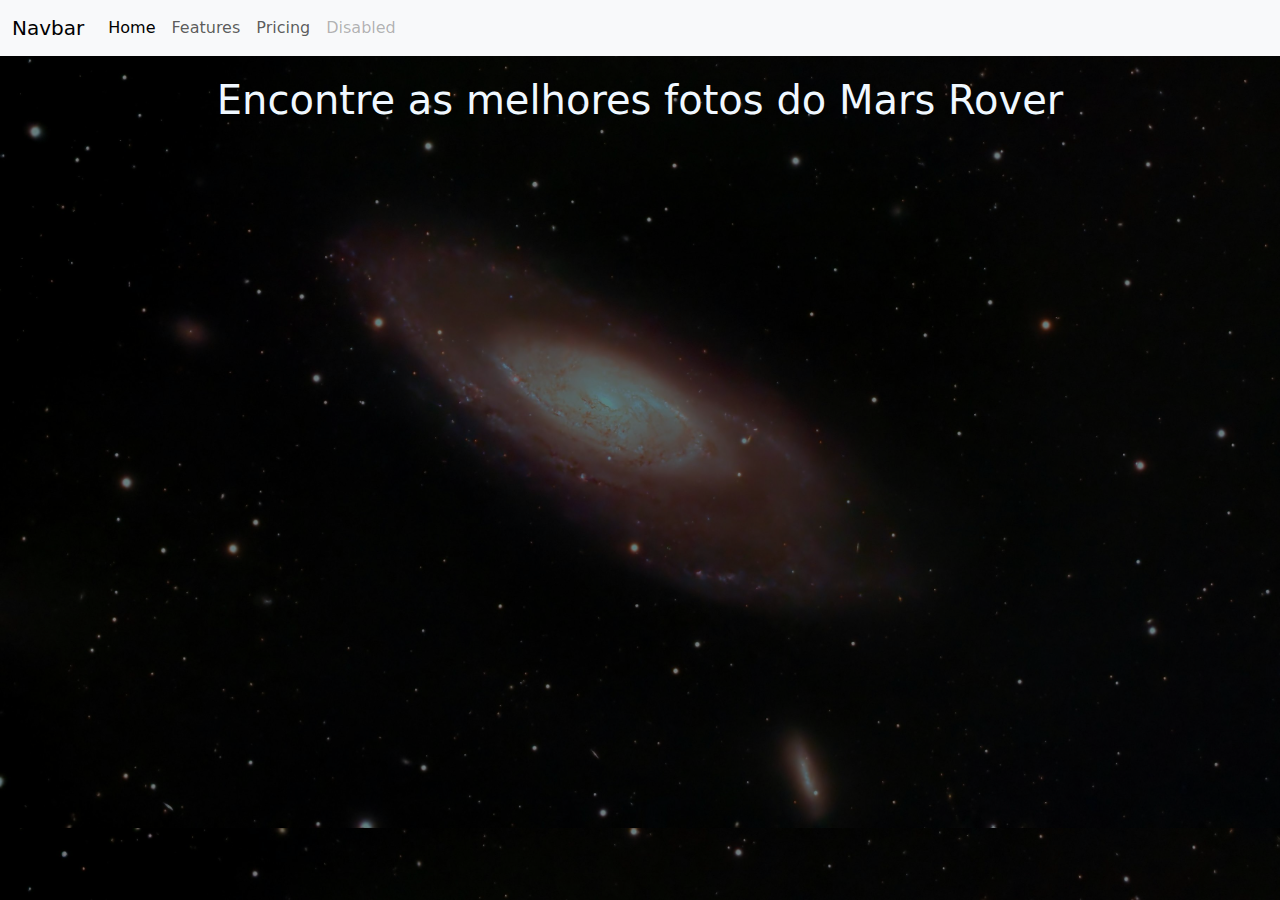
<file: index.html>
<!DOCTYPE html>
<html lang="pt-br">
	<head>
		<meta charset="UTF-8" />
		<meta name="viewport" content="width=device-width, initial-scale=1.0" />
		<title>Nasa Photos</title>
		<link href="https://cdn.jsdelivr.net/npm/bootstrap@5.3.3/dist/css/bootstrap.min.css" rel="stylesheet" />
		<link rel="stylesheet" href="style.css" />
	</head>
	<body>
		<nav class="navbar navbar-expand-lg bg-body-tertiary">
			<div class="container-fluid">
				<a class="navbar-brand" href="#">Navbar</a>
				<button
					class="navbar-toggler"
					type="button"
					data-bs-toggle="collapse"
					data-bs-target="#navbarNav"
					aria-controls="navbarNav"
					aria-expanded="false"
					aria-label="Toggle navigation"
				>
					<span class="navbar-toggler-icon"></span>
				</button>
				<div class="collapse navbar-collapse" id="navbarNav">
					<ul class="navbar-nav">
						<li class="nav-item">
							<a class="nav-link active" aria-current="page" href="#">Home</a>
						</li>
						<li class="nav-item">
							<a class="nav-link" href="#">Features</a>
						</li>
						<li class="nav-item">
							<a class="nav-link" href="#">Pricing</a>
						</li>
						<li class="nav-item">
							<a class="nav-link disabled" aria-disabled="true">Disabled</a>
						</li>
					</ul>
				</div>
			</div>
		</nav>
		<h1>Encontre as melhores fotos do Mars Rover</h1>

		<!-- <div id="carouselExample" class="carousel slide">
			<div class="carousel-inner">
				<div class="carousel-item active">
					<img src="img/img-carrossel-1.jpg" class="d-block w-100" alt="" />
				</div>
				<div class="carousel-item">
					<img src="img/img-carrossel-2.jpg" class="d-block w-100" alt="" />
				</div>
				<div class="carousel-item">
					<img src="img/img-carrossel-3.jpeg" class="d-block w-100" alt="" />
				</div>
			</div>
			<button class="carousel-control-prev" type="button" data-bs-target="#carouselExample" data-bs-slide="prev">
				<span class="carousel-control-prev-icon" aria-hidden="true"></span>
				<span class="visually-hidden">Previous</span>
			</button>
			<button class="carousel-control-next" type="button" data-bs-target="#carouselExample" data-bs-slide="next">
				<span class="carousel-control-next-icon" aria-hidden="true"></span>
				<span class="visually-hidden">Next</span>
			</button>
		</div>
		<script src="https://cdn.jsdelivr.net/npm/bootstrap@5.3.3/dist/js/bootstrap.bundle.min.js"></script>
		<script src="script.js"></script> -->
	</body>
</html>
</file>
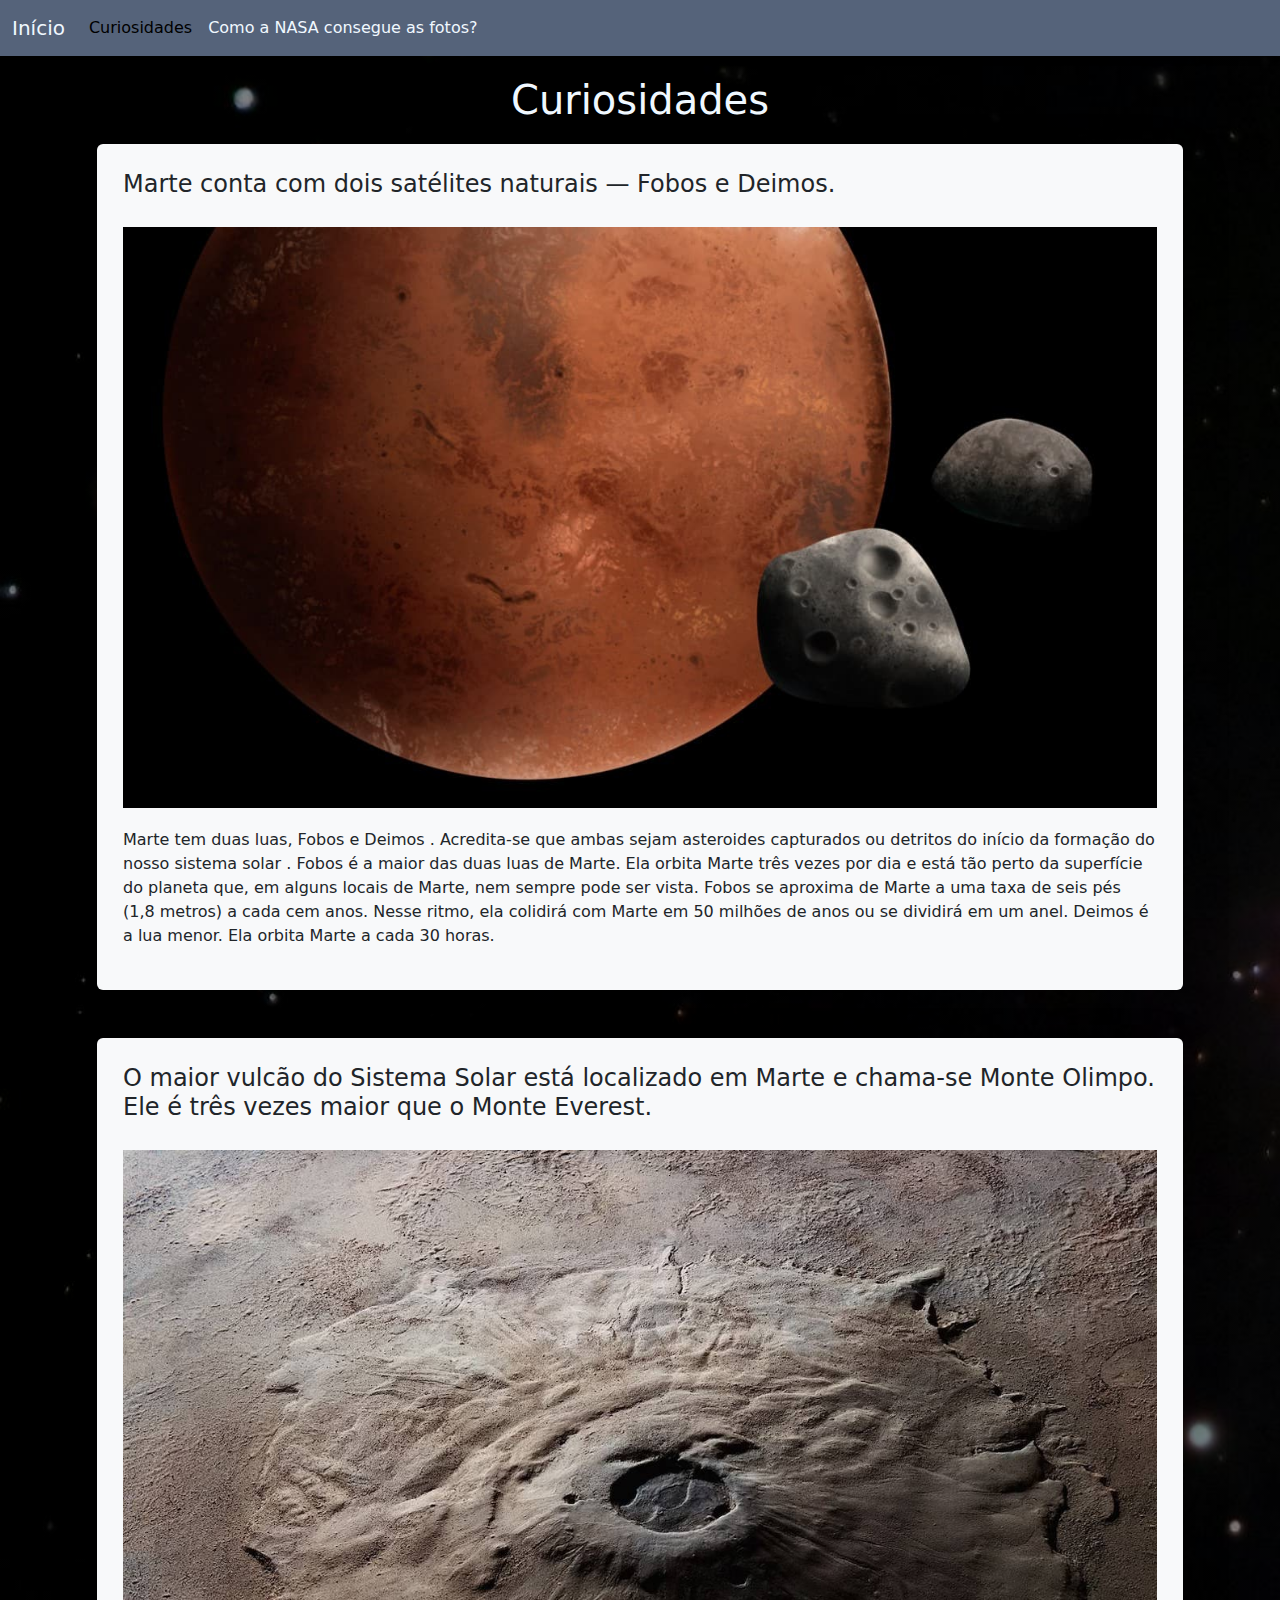
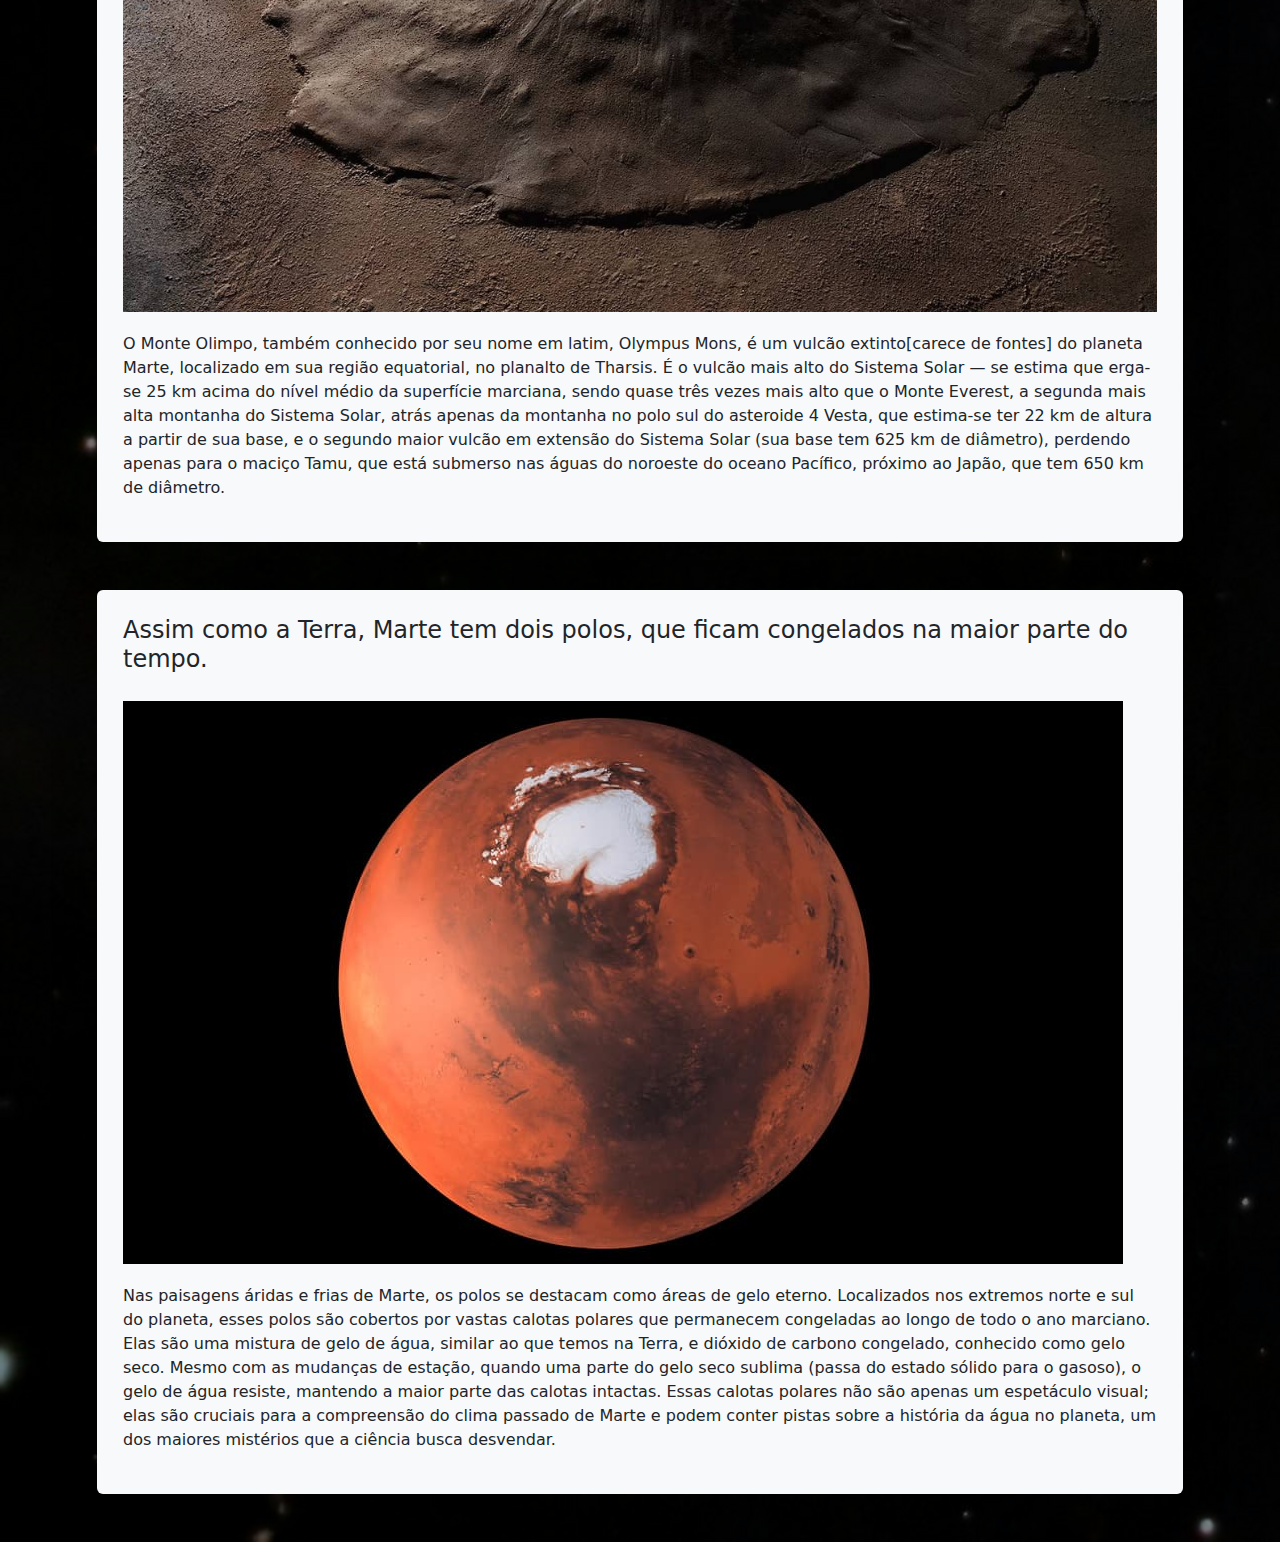
<file: curiosidades.html>
<!DOCTYPE html>
<html lang="pt-br">
	<head>
		<meta charset="UTF-8" />
		<meta name="viewport" content="width=device-width, initial-scale=1.0" />
		<title>Curiosidades sobre Marte</title>
		<link href="https://cdn.jsdelivr.net/npm/bootstrap@5.3.3/dist/css/bootstrap.min.css" rel="stylesheet" />
		<link rel="stylesheet" href="css/curiosidades.css" />
		<link rel="icon" type="image/x-icon" href="img/nasa-icon.png" />
	</head>
	<body>
		<nav class="navbar navbar-expand-lg bg-body-tertiary">
			<div class="container-fluid">
				<a class="navbar-brand" href="index.html">Início</a>
				<button
					class="navbar-toggler"
					type="button"
					data-bs-toggle="collapse"
					data-bs-target="#navbarNav"
					aria-controls="navbarNav"
					aria-expanded="false"
					aria-label="Toggle navigation"
				>
					<span class="navbar-toggler-icon"></span>
				</button>
				<div class="collapse navbar-collapse" id="navbarNav">
					<ul class="navbar-nav">
						<li class="nav-item">
							<a class="nav-link active" aria-current="page" href="curiosidades.html" target="_blank"
								>Curiosidades
							</a>
						</li>
						<li class="nav-item">
							<a class="nav-link" href="explicacoes.html" target="_blank"
								>Como a NASA consegue as fotos?</a
							>
						</li>
					</ul>
				</div>
			</div>
		</nav>
		<h1>Curiosidades</h1>
		<div class="container">
			<div class="shadow-lg p-3 mb-5 bg-body-tertiary rounded">
				<div class="titulo-img-texto">
					<h4 class="titulo-h2">Marte conta com dois satélites naturais — Fobos e Deimos.</h4>
					<img src="img/marte-com-fobos-e-deimos.jpg" />
					<p>
						Marte tem duas luas, Fobos e Deimos . Acredita-se que ambas sejam asteroides capturados ou
						detritos do início da formação do nosso sistema solar . Fobos é a maior das duas luas de Marte.
						Ela orbita Marte três vezes por dia e está tão perto da superfície do planeta que, em alguns
						locais de Marte, nem sempre pode ser vista. Fobos se aproxima de Marte a uma taxa de seis pés
						(1,8 metros) a cada cem anos. Nesse ritmo, ela colidirá com Marte em 50 milhões de anos ou se
						dividirá em um anel. Deimos é a lua menor. Ela orbita Marte a cada 30 horas.
					</p>
				</div>
			</div>
			<div class="shadow-lg p-3 mb-5 bg-body-tertiary rounded">
				<div class="titulo-img-texto">
					<h4 class="titulo-h2">
						O maior vulcão do Sistema Solar está localizado em Marte e chama-se Monte Olimpo. Ele é três
						vezes maior que o Monte Everest.
					</h4>
					<img src="img/monte-olimpo.jpg" />
					<p>
						O Monte Olimpo, também conhecido por seu nome em latim, Olympus Mons, é um vulcão extinto[carece
						de fontes] do planeta Marte, localizado em sua região equatorial, no planalto de Tharsis. É o
						vulcão mais alto do Sistema Solar — se estima que erga-se 25 km acima do nível médio da
						superfície marciana, sendo quase três vezes mais alto que o Monte Everest, a segunda mais alta
						montanha do Sistema Solar, atrás apenas da montanha no polo sul do asteroide 4 Vesta, que
						estima-se ter 22 km de altura a partir de sua base, e o segundo maior vulcão em extensão do
						Sistema Solar (sua base tem 625 km de diâmetro), perdendo apenas para o maciço Tamu, que está
						submerso nas águas do noroeste do oceano Pacífico, próximo ao Japão, que tem 650 km de diâmetro.
					</p>
				</div>
			</div>
			<div class="shadow-lg p-3 mb-5 bg-body-tertiary rounded">
				<div class="titulo-img-texto">
					<h4 class="titulo-h2">
						Assim como a Terra, Marte tem dois polos, que ficam congelados na maior parte do tempo.
					</h4>
					<img src="img/agua-em-marte.jpg" />
					<p>
						Nas paisagens áridas e frias de Marte, os polos se destacam como áreas de gelo eterno.
						Localizados nos extremos norte e sul do planeta, esses polos são cobertos por vastas calotas
						polares que permanecem congeladas ao longo de todo o ano marciano. Elas são uma mistura de gelo
						de água, similar ao que temos na Terra, e dióxido de carbono congelado, conhecido como gelo
						seco. Mesmo com as mudanças de estação, quando uma parte do gelo seco sublima (passa do estado
						sólido para o gasoso), o gelo de água resiste, mantendo a maior parte das calotas intactas.
						Essas calotas polares não são apenas um espetáculo visual; elas são cruciais para a compreensão
						do clima passado de Marte e podem conter pistas sobre a história da água no planeta, um dos
						maiores mistérios que a ciência busca desvendar.
					</p>
				</div>
			</div>
		</div>

		<script src="https://cdn.jsdelivr.net/npm/bootstrap@5.3.3/dist/js/bootstrap.bundle.min.js"></script>
		<script src="script.js"></script>
	</body>
</html>
</file>
<file: style.css>
* {
	margin: 0;
	padding: 0;
}
body {
	background-image: url(img/background1.jpg);
	background: linear-gradient(rgba(0, 0, 0, 0.5), rgba(0, 0, 0, 0.5) 100%), url("img/background1.jpg");
	background-size: cover;
}
h1 {
	color: aliceblue;
	margin: 20px;
	text-align: center;
}
</file>
<file: css/curiosidades.css>
* {
	margin: 0;
	padding: 0;
}
body {
	background-image: url(/img/background1.jpg);
	background: linear-gradient(rgba(0, 0, 0, 0.5), rgba(0, 0, 0, 0.5) 100%), url(/img/background1.jpg);
	background-size: cover;
}
h1 {
	color: aliceblue;
	margin: 20px;
	text-align: center;
}
.navbar {
	background-color: #55637a !important;
	box-shadow: 0 2px 8px rgba(0, 0, 0, 0.2);
}
.navbar a {
	color: aliceblue;
}
.navbar-toggler {
	background-color: aliceblue;
}
.container {
	display: flex;
	align-items: center;
	justify-content: center;
	flex-direction: column;
}
.shadow-lg {
	margin: 0 15px 0 15px;
}
.titulo-img-texto {
	padding: 10px;
}
p {
	width: 100%;
}
img {
	max-width: 100%;
	padding: 20px 0 20px 0;
}
#botao-topo {
	color: #55637a;
	text-decoration: none;
	font-weight: 600;
}
</file>
